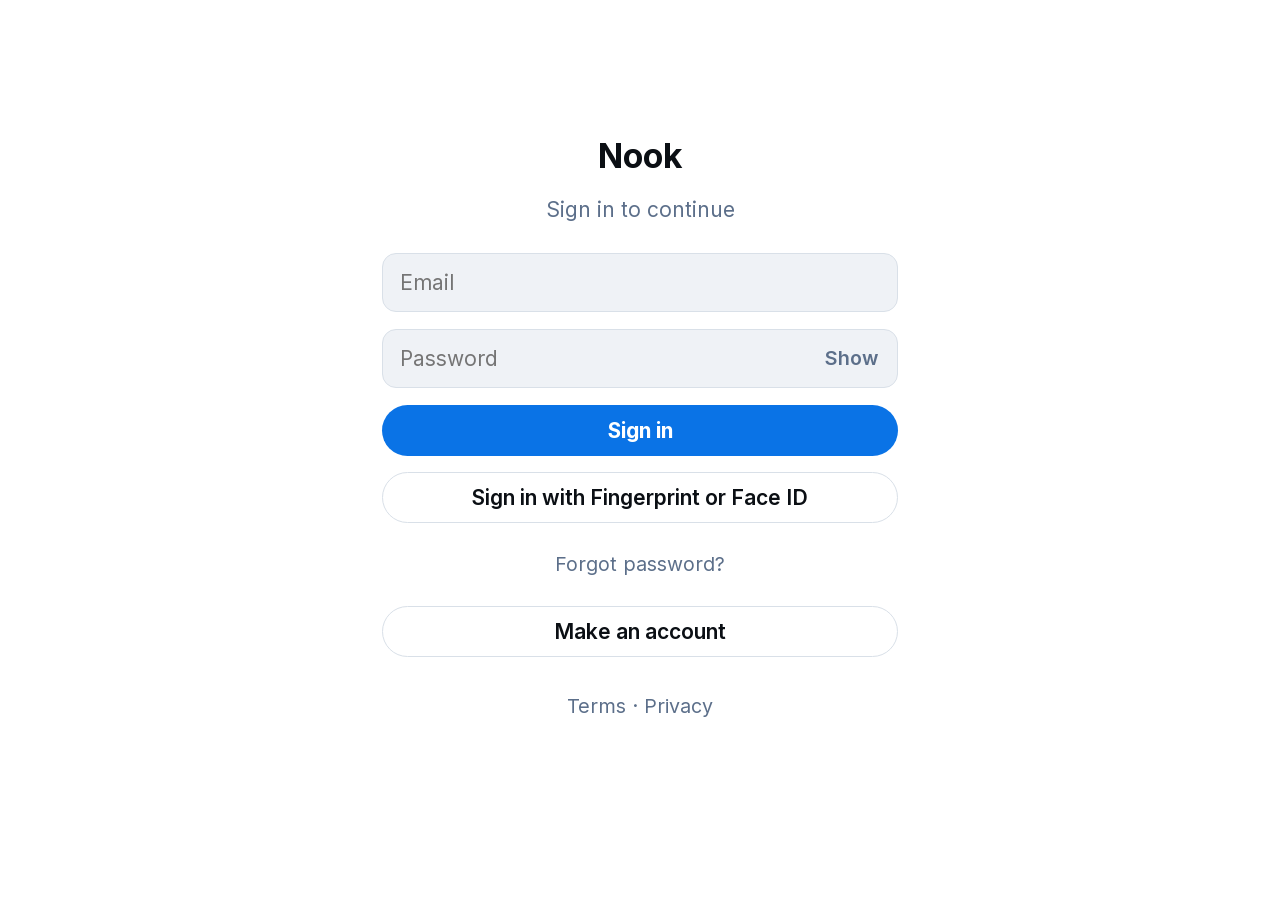
<file: index.html>
<!doctype html><html lang="en"><head><meta charset=utf8><meta http-equiv="Content-Security-Policy" content="default-src 'self'; script-src 'self'; style-src 'self'; font-src 'self'; img-src 'self' data: blob: https:; media-src 'self' data: blob: https://dekvjxjwjknfydswkihy.supabase.co; connect-src 'self' data: blob: https://dekvjxjwjknfydswkihy.supabase.co wss://dekvjxjwjknfydswkihy.supabase.co https://www.youtube.com https://api.pwnedpasswords.com; worker-src 'self'; manifest-src 'self'; frame-src 'none'; object-src 'none'; base-uri 'none'; form-action 'none'"><link rel="manifest" href="manifest.webmanifest"><meta name="theme-color" content="#161e27"><meta name="description" content="Nook is a small social app for adults. Post, follow people and message your friends."><meta property="og:type" content="website"><meta property="og:site_name" content="Nook"><meta property="og:title" content="Nook"><meta property="og:description" content="Post, follow people and message your friends."><meta property="og:url" content="https://nook-web-app.github.io/"><meta property="og:image" content="https://nook-web-app.github.io/og-image.png"><meta property="og:image:width" content="1200"><meta property="og:image:height" content="630"><meta name="twitter:card" content="summary_large_image"><meta name="twitter:title" content="Nook"><meta name="twitter:image" content="https://nook-web-app.github.io/og-image.png"><meta name="mobile-web-app-capable" content="yes"><meta name="apple-mobile-web-app-capable" content="yes"><meta name="apple-mobile-web-app-title" content="Nook"><meta name="apple-mobile-web-app-status-bar-style" content="black"><link rel="icon" href="favicon.ico" sizes="any"><link rel="icon" href="icon-192.png" type="image/png" sizes="192x192"><link rel="apple-touch-icon" href="icon-192.png"><meta name=viewport content="width=device-width,initial-scale=1,viewport-fit=cover,interactive-widget=resizes-content"></head><body>
<meta name="claude:viewport-fit-sides" content="cover">
<title>Nook</title>
<link rel="preload" href="fonts/inter-latin.woff2" as="font" type="font/woff2" crossorigin>
<link rel="preconnect" href="https://dekvjxjwjknfydswkihy.supabase.co" crossorigin>
<!-- guard.js stays a plain script, so a framed page is hidden before anything is built. The parser cannot see the files below it until guard.js has arrived, so they are asked for first and fetched beside it. -->
<link rel="preload" href="style.css" as="style">
<link rel="preload" href="supabase.js" as="script" integrity="sha384-UagCvVPT5XXA0Hx+nJYUAGBFseHT9zBgpJMSebsAxl9lciTwbT+39j5VfRjdP5Tp" crossorigin="anonymous">
<link rel="preload" href="app.js" as="script">
<link rel="preload" href="update.js" as="script">
<script src="guard.js"></script>
<script defer src="supabase.js" integrity="sha384-UagCvVPT5XXA0Hx+nJYUAGBFseHT9zBgpJMSebsAxl9lciTwbT+39j5VfRjdP5Tp" crossorigin="anonymous"></script>
<script defer src="app.js"></script>
<script defer src="update.js"></script>
<link rel="stylesheet" href="style.css">
<header id="top"></header>
<main id="main"></main>
<nav id="nav"></nav>
<aside id="rail" aria-label="Quick panel"></aside>
<div id="fabs"></div>
<div id="layer"></div>
<div id="toast" role="status"></div>
<div id="boot" aria-hidden="true"><img src="icon-192.png" width="72" height="72" alt=""><i></i></div>

</body></html>
</file>
<file: style.css>
img{max-width:100%}[hidden]:not([hidden=until-found i]){display:none!important}
@font-face{font-family:'Inter';font-style:normal;font-weight:400 700;font-display:swap;src:url(fonts/inter-cyrillic-ext.woff2) format('woff2');unicode-range:U+0460-052F, U+1C80-1C8A, U+20B4, U+2DE0-2DFF, U+A640-A69F, U+FE2E-FE2F}
@font-face{font-family:'Inter';font-style:normal;font-weight:400 700;font-display:swap;src:url(fonts/inter-cyrillic.woff2) format('woff2');unicode-range:U+0301, U+0400-045F, U+0490-0491, U+04B0-04B1, U+2116}
@font-face{font-family:'Inter';font-style:normal;font-weight:400 700;font-display:swap;src:url(fonts/inter-greek-ext.woff2) format('woff2');unicode-range:U+1F00-1FFF}
@font-face{font-family:'Inter';font-style:normal;font-weight:400 700;font-display:swap;src:url(fonts/inter-greek.woff2) format('woff2');unicode-range:U+0370-0377, U+037A-037F, U+0384-038A, U+038C, U+038E-03A1, U+03A3-03FF}
@font-face{font-family:'Inter';font-style:normal;font-weight:400 700;font-display:swap;src:url(fonts/inter-vietnamese.woff2) format('woff2');unicode-range:U+0102-0103, U+0110-0111, U+0128-0129, U+0168-0169, U+01A0-01A1, U+01AF-01B0, U+0300-0301, U+0303-0304, U+0308-0309, U+0323, U+0329, U+1EA0-1EF9, U+20AB}
@font-face{font-family:'Inter';font-style:normal;font-weight:400 700;font-display:swap;src:url(fonts/inter-latin-ext.woff2) format('woff2');unicode-range:U+0100-02BA, U+02BD-02C5, U+02C7-02CC, U+02CE-02D7, U+02DD-02FF, U+0304, U+0308, U+0329, U+1D00-1DBF, U+1E00-1E9F, U+1EF2-1EFF, U+2020, U+20A0-20AB, U+20AD-20C4, U+2113, U+2C60-2C7F, U+A720-A7FF}
@font-face{font-family:'Inter';font-style:normal;font-weight:400 700;font-display:swap;src:url(fonts/inter-latin.woff2) format('woff2');unicode-range:U+0000-00FF, U+0131, U+0152-0153, U+02BB-02BC, U+02C6, U+02DA, U+02DC, U+0304, U+0308, U+0329, U+2000-206F, U+20AC, U+2122, U+2191, U+2193, U+2212, U+2215, U+FEFF, U+FFFD}
:root{--fill:#1b75d6;--lnk:#208bfe;--r-xs:4px;--r-s:10px;--r-m:14px;--r-bubble:18px;--r-l:22px;--r-sheet:28px;--r-pill:999px;--fs-xs:12px;--fs-sm:13px;--fs-md:14px;--fs-base:15px;--fs-lg:16px;--fs-xl:17px;--fs-2xl:20px;--fs-3xl:24px;--fs-av:34px;--tap:44px;--btn:36px;--btn-sm:32px;--g:16px;--bg:#161e27;--bg2:#1f2a37;--fg:#f1f3f5;--muted:#8d9bae;--line:#2b3846;--accent:#208bfe;--on:#ffffff;--danger:#f0516f;--good:#2dc653;--like:#ec4899;--scrim:rgba(0,0,0,.55);--b1:#14466f;--b2:#1d6aa8;color-scheme:dark}
@media (prefers-color-scheme: light){:root:not([data-theme="dark"]){--bg:#ffffff;--bg2:#eff2f6;--fg:#0b0f14;--muted:#5c6f8a;--line:#d9e0e8;--accent:#0b78f0;--fill:#0a73e6;--lnk:#0a73e6;--on:#ffffff;--danger:#d4264a;--good:#16a34a;--like:#e11d74;--scrim:rgba(10,15,20,.4);--b1:#9fcbfb;--b2:#5aa6f5;color-scheme:light}}
:root[data-theme="light"]{--bg:#ffffff;--bg2:#eff2f6;--fg:#0b0f14;--muted:#5c6f8a;--line:#d9e0e8;--accent:#0b78f0;--fill:#0a73e6;--lnk:#0a73e6;--on:#ffffff;--danger:#d4264a;--good:#16a34a;--like:#e11d74;--scrim:rgba(10,15,20,.4);--b1:#9fcbfb;--b2:#5aa6f5;color-scheme:light}
*{box-sizing:border-box;-webkit-tap-highlight-color:transparent}
[hidden]{display:none!important}
html{height:100%;margin:0;overflow:hidden;overscroll-behavior:none;background:var(--bg)}
body{position:fixed;inset:0 0 var(--kb,0px) 0;display:flex;flex-direction:column;overflow:hidden;overscroll-behavior:none;max-width:var(--max,600px);margin:0 auto;padding-top:env(safe-area-inset-top,0px);background:var(--bg);color:var(--fg);font:15px/1.4 Inter,system-ui,-apple-system,"Segoe UI",Roboto,sans-serif}
*{scrollbar-width:none}
*::-webkit-scrollbar{display:none;width:0;height:0}
button{font:inherit;color:inherit;cursor:pointer}
body{-webkit-user-select:none;user-select:none;-webkit-touch-callout:none}
input,textarea{-webkit-user-select:text;user-select:text}
input,textarea{font:inherit;color:var(--fg)}
textarea{resize:none}
.bar,.tabs,.post,.mp,.cr,.rb,.pinfo,.lrow,.sec,.mg,.msgs,.cin,.stats,.ptabs,.note,.cfoot,.empty,.rest{padding-left:max(16px,env(safe-area-inset-left,0px));padding-right:max(16px,env(safe-area-inset-right,0px))}
#top{position:relative;flex:none;z-index:5;background:var(--bg);border-bottom:1px solid var(--line)}
#main{overflow-anchor:none;contain:layout paint;position:relative;flex:1;min-width:0;min-height:0;overflow-y:auto;overflow-x:hidden;overscroll-behavior:contain;-webkit-overflow-scrolling:touch}
#rail{display:none}
.bar{display:grid;grid-template-columns:44px 1fr 44px;align-items:center;height:54px}
.bar>.ib:first-child{margin-left:-10px}
.bar>.ib:last-child{margin-right:-10px}
.ttl{font-weight:700;font-size:var(--fs-xl);text-align:center;overflow:hidden;text-overflow:ellipsis;white-space:nowrap}
.ib{position:relative;cursor:pointer;width:44px;height:44px;display:flex;align-items:center;justify-content:center;background:none;border:0;color:var(--muted);border-radius:50%;padding:0}
@media (hover:hover){.ib:hover{color:var(--fg)}}
.tabs{display:flex;overflow-x:auto;scrollbar-width:none}
.tabs::-webkit-scrollbar{display:none}
.tab{flex:1 0 auto;background:none;border:0;padding:0 14px;color:var(--muted);font-weight:600;font-size:var(--fs-base)}
.tab span{display:inline-block;padding:13px 0 11px;border-bottom:3px solid transparent}
.tab.on{color:var(--fg);font-weight:700}
.tab.on span{border-color:var(--accent)}
.cr{display:flex;align-items:center;gap:12px;padding-block:12px;border-bottom:1px solid var(--line)}
.cr .ph{flex:1;color:var(--muted);font-size:var(--fs-lg);background:none;border:0;text-align:left;padding:8px 0}
.cr .ph,.srow .sub{white-space:nowrap;overflow:hidden;text-overflow:ellipsis;min-width:0}
.cr .ib{width:var(--btn);color:var(--muted)}
.av{position:relative;width:40px;height:40px;border-radius:50%;background:var(--accent);color:var(--on);display:flex;align-items:center;justify-content:center;font-weight:700;flex:none;overflow:hidden}
.pic{position:absolute;inset:0;width:100%;height:100%;object-fit:cover;display:block}
.banner .pic{inset:-2px;width:calc(100% + 4px);height:calc(100% + 4px);max-width:none}
.banner:has(> .pic:not(.blur)){background:var(--bg2)}
.avc{display:flex;flex-direction:column;align-items:center}
.post.line{border-bottom:0}
.post.line .avc::after{content:"";flex:1;width:2px;background:var(--line);margin-top:4px;border-radius:2px}
.post{content-visibility:auto;contain-intrinsic-size:auto 120px;display:flex;gap:10px;padding-block:12px 2px;border-bottom:1px solid var(--line);cursor:pointer}
.post.rep{margin-left:calc(var(--d,0)*14px);padding-left:16px}
.pc{flex:1;min-width:0}
.ph2{display:flex;gap:5px;align-items:baseline;min-width:0}
.pn{font-weight:700;white-space:nowrap;overflow:hidden;text-overflow:ellipsis;max-width:50%}
.pu{color:var(--muted);white-space:nowrap;overflow:hidden;text-overflow:ellipsis;min-width:0}
.pt{color:var(--muted);margin-left:auto;flex:none;font-size:var(--fs-md)}
.rt{display:flex;align-items:center;gap:5px;color:var(--muted);font-size:var(--fs-sm);margin-bottom:2px}
.pe{color:var(--muted);font-size:var(--fs-sm)}
.tx{white-space:pre-wrap;overflow-wrap:anywhere;font-size:var(--fs-base);line-height:1.38}
.tx.big{font-size:var(--fs-2xl);line-height:1.35}
.lk,.tag{color:var(--accent);background:none;border:0;padding:0;font:inherit;text-decoration:none;cursor:pointer}
.imgs{display:grid;gap:3px;border-radius:var(--r-m);overflow:hidden;margin-top:8px;border:1px solid var(--line)}
.imgs>*{min-width:0;min-height:0}
.imgs img{width:100%;height:100%;object-fit:cover;display:block;cursor:zoom-in;background:var(--bg2)}
.imgs.many{grid-template-columns:1fr 1fr}
.imgs.many img{height:auto;aspect-ratio:1}
.lbm{display:flex;max-width:100%;max-height:100%}
.av:has(> img.pic){background:none}
.av>img.pic{border-radius:50%}
/* soft look without filter:blur: the picture is laid out at a quarter size and scaled up on the GPU, so the smoothing comes from the upscale and nothing is re-filtered on repaint */
.pic.blur,.banner .pic.blur{inset:0;width:25%;height:25%;transform-origin:0 0;transform:translate(-8%,-8%) scale(4.16);backface-visibility:hidden;image-rendering:auto}
.banner:has(> .pic.blur){background:none;contain:paint}
.imgs.n1 img{height:auto;max-height:min(460px,60vh)}
.imgs.n2{grid-template-columns:1fr 1fr;aspect-ratio:2/1}
.imgs.n3{grid-template-columns:1fr 1fr;grid-template-rows:1fr 1fr;aspect-ratio:1.7/1}
.imgs.n3>:first-child{grid-row:span 2}
.imgs.n4{grid-template-columns:1fr 1fr;grid-template-rows:1fr 1fr;aspect-ratio:1.7/1}
.acts{display:flex;align-items:center;margin:2px 0 0 -8px}
.ab{display:flex;align-items:center;gap:6px;padding:8px;min-height:38px;background:none;border:0;border-radius:var(--r-pill);color:var(--muted);font-size:var(--fs-sm);font-variant-numeric:tabular-nums}
@media (hover:hover){.ab:hover{color:var(--accent)}}
.acts>.ab:nth-child(-n+3){flex:1 1 0;max-width:84px}
.acts>.ab:nth-child(4){margin-left:auto}
.ab.like.on{color:var(--like)}
.ab.rp.on{color:var(--good)}
.ab.bm.on{color:var(--accent)}
.acts.big{margin:4px 0 0;padding-block:4px}
.acts.big>.ab{flex:1 1 0;justify-content:center;max-width:none;margin:0;padding-inline:0}
.mp{padding-block:12px 0}
.mh{display:flex;gap:12px;align-items:center}
.mh .nm{min-width:0}
.mh b{display:block}
.mh span{color:var(--muted)}
.mp .tx{margin-top:12px}
.when{color:var(--muted);font-size:var(--fs-md);margin-top:12px;padding-bottom:12px}
.stats{display:flex;gap:16px;flex-wrap:wrap;padding-block:0 12px;color:var(--muted);font-size:var(--fs-md)}
.stats b{color:var(--fg)}
.rb{height:0;margin-top:6px;border-bottom:1px solid var(--line)}
.empty{text-align:center;color:var(--muted);padding-block:56px;display:flex;flex-direction:column;align-items:center;gap:14px}
.empty svg{opacity:.8}
.empty p{margin:0;max-width:30ch}
.pri{display:inline-flex;align-items:center;justify-content:center;min-height:var(--btn);background:var(--fill,var(--accent));color:var(--on);border:0;border-radius:var(--r-pill);padding:0 18px;font-weight:700}
.pri:disabled{opacity:.45;cursor:default}
.fbtn{display:inline-flex;align-items:center;justify-content:center;min-height:var(--btn);background:var(--fg);color:var(--bg);border:0;border-radius:var(--r-pill);padding:0 18px;font-weight:700}
.fbtn:disabled{opacity:.45;cursor:default}
.fbtn.on{background:none;color:var(--fg);box-shadow:inset 0 0 0 1px var(--line)}
.btns .ghost,.btns .fbtn,.lrow .ghost{min-height:var(--btn-sm);padding:0 14px;font-size:var(--fs-md)}
.ghost{display:inline-flex;align-items:center;justify-content:center;min-height:var(--btn);background:none;border:1px solid var(--line);color:var(--fg);border-radius:var(--r-pill);padding:0 18px;font-weight:600}
.tbtn{background:none;border:0;color:var(--fg);padding:8px 0}
.dng{color:var(--danger)}
.fab{position:fixed;z-index:8;bottom:calc(72px + env(safe-area-inset-bottom,0px));right:calc((100vw - min(100vw,var(--max,600px)))/2 + max(16px,env(safe-area-inset-right,0px)));width:56px;height:56px;border-radius:50%;background:var(--accent);color:var(--on);border:0;display:flex;align-items:center;justify-content:center;box-shadow:0 6px 18px rgba(0,0,0,.35)}
#nav{position:relative;flex:none;z-index:5;background:var(--bg);border-top:1px solid var(--line);display:flex;padding-bottom:env(safe-area-inset-bottom,0px)}
#nav .av{transition:box-shadow .15s}
#nav button.on .av{box-shadow:0 0 0 2px var(--fg)}
#nav button{flex:1;height:54px;background:none;border:0;color:var(--muted);display:flex;align-items:center;justify-content:center}
#nav button.on{color:var(--fg)}
.srch{padding:12px var(--g) 0}
.srch+.hint{margin:0;padding:8px var(--g)}
.fldh{display:flex;flex-direction:column;gap:5px}
.hint{font-size:var(--fs-sm);color:var(--muted);min-height:1.2em}
.hint.warn{color:var(--danger)}
.banner{position:relative;overflow:hidden;aspect-ratio:1000/330;background:linear-gradient(135deg,var(--b1),var(--b2))}
.pinfo{padding-block:0 8px}
.arow{display:flex;align-items:flex-end;justify-content:space-between;gap:8px}
.av.xl{width:88px;height:88px;font-size:var(--fs-av);border:4px solid var(--bg);margin-top:-44px}
.btns{display:flex;gap:8px;padding-top:10px}
.btns .ib{border:1px solid var(--line);width:var(--btn-sm);height:var(--btn-sm);background:var(--bg2)}
.pname{font-size:var(--fs-3xl);font-weight:700;margin:8px 0 0;overflow-wrap:anywhere}
.phand{color:var(--muted);margin:0}
.pstat{display:flex;gap:16px;flex-wrap:wrap;margin:10px 0 0;color:var(--muted)}
.pstat b{color:var(--fg)}
.pbio{margin:10px 0 0;white-space:pre-wrap;overflow-wrap:anywhere}
.ptabs{display:flex;overflow-x:auto;border-bottom:1px solid var(--line);scrollbar-width:none;background:var(--bg)}
.mg{display:grid;grid-template-columns:repeat(3,1fr);gap:3px;padding-block:3px}
.mg button{padding:0;border:0;aspect-ratio:1;background:var(--bg2);overflow:hidden;border-radius:var(--r-xs)}
.mg img{width:100%;height:100%;object-fit:cover;display:block}
.lrow{display:flex;align-items:center;gap:14px;padding-block:14px;border-bottom:1px solid var(--line);cursor:pointer}
.lrow .nm{flex:1;min-width:0}
.lrow b{display:block;overflow:hidden;text-overflow:ellipsis;white-space:nowrap}
.lrow .sub{color:var(--muted);font-size:var(--fs-md);overflow:hidden;text-overflow:ellipsis;white-space:nowrap;display:block}
.lrow .time{color:var(--muted);font-size:var(--fs-sm);align-self:flex-start;padding-top:2px}
.lrow .ghost{flex:none}
.sq{width:44px;height:44px;border-radius:var(--r-s);background:var(--accent);color:var(--on);display:flex;align-items:center;justify-content:center;flex:none}
.sec{padding-block:18px 6px;font-size:var(--fs-sm);font-weight:700;color:var(--muted);text-transform:uppercase;letter-spacing:.06em}
.seg{display:flex;gap:4px;padding:4px;background:var(--bg2);border-radius:var(--r-pill);margin:6px max(16px,env(safe-area-inset-right,0px)) 14px max(16px,env(safe-area-inset-left,0px))}
.seg button{flex:1;padding:9px;border-radius:var(--r-pill);border:0;background:none;color:var(--muted);font-weight:600}
.seg button.on{background:var(--fill,var(--accent));color:var(--on)}
.group{background:var(--bg2);border-radius:var(--r-m);overflow:hidden;margin:0 max(16px,env(safe-area-inset-right,0px)) 8px max(16px,env(safe-area-inset-left,0px))}
.srow{display:flex;align-items:center;gap:14px;width:100%;padding:14px 16px;background:none;border:0;border-bottom:1px solid var(--line);text-align:left;color:var(--fg)}
.srow:last-child{border-bottom:0}
.srow .nm{flex:1;min-width:0}
.srow b{display:block;font-weight:600}
.srow .sub{display:block;color:var(--muted);font-size:var(--fs-sm)}
.srow>svg{color:var(--muted);flex:none}
.srow.dng,.srow.dng>svg{color:var(--danger)}
.rest{display:flex;flex-direction:column;gap:10px;padding-block:6px 10px}
.rest .pri{align-self:flex-end}
.note{color:var(--muted);font-size:var(--fs-md);padding-block:4px 10px}
.in{width:100%;min-height:42px;font-size:var(--fs-base);background:var(--bg2);border:1px solid transparent;border-radius:var(--r-s);padding:10px 12px;margin-top:6px}
.in:focus{outline:2px solid var(--accent);outline-offset:0}
.fld{padding-block:8px}
.fld label{font-size:var(--fs-sm);color:var(--muted);font-weight:600}
.chk{display:flex;align-items:center;gap:10px;padding-block:12px}
.chk input{width:20px;height:20px;accent-color:var(--accent)}
.msgs{display:flex;flex-direction:column;gap:6px;padding-block:14px;flex:1 0 auto;justify-content:flex-end}
.mrow{display:flex;flex-direction:column;align-items:flex-end;gap:0}
.mrow>*+*{margin-top:4px}
.bub .lk{color:#fff;text-decoration:none}
.bub{max-width:82%;background:var(--accent);color:var(--on);padding:9px 14px;border-radius:var(--r-bubble) var(--r-bubble) var(--r-xs) var(--r-bubble);white-space:pre-wrap;overflow-wrap:anywhere;border:0;text-align:left}
.mrow>.mmeta{margin-top:0;display:grid;grid-template-rows:0fr;width:100%}
.mmi{min-height:0;overflow:hidden;color:var(--muted);font-size:var(--fs-xs);text-align:right;opacity:0;transform:translateY(-6px)}
.mmi span{display:block;padding:4px 2px 0}
.mrow.open>.mmeta{grid-template-rows:1fr}
.mrow.open .mmi{opacity:1;transform:none}
.mrow .imgs{margin-top:0;width:min(82%,320px);border:0;border-radius:var(--r-bubble)}
.mrow>*+.lc.chat{margin-top:4px}
.mrow>*+.bub{margin-top:4px}
.who{display:flex;align-items:center;gap:10px;min-width:0;padding-left:4px}
.wn{min-width:0;line-height:1.2}
.wn b{display:block;font-size:var(--fs-lg);overflow:hidden;text-overflow:ellipsis;white-space:nowrap}
.wn span{display:block;color:var(--muted);font-size:var(--fs-sm);overflow:hidden;text-overflow:ellipsis;white-space:nowrap}
.chb{grid-template-columns:44px 1fr 44px}
.lc{display:block;border:1px solid var(--line);border-radius:var(--r-m);overflow:hidden;margin-top:8px;color:var(--fg);text-decoration:none;background:var(--bg2)}
.lci{display:block;width:100%;aspect-ratio:4/3;object-fit:cover;object-position:center;background:var(--bg2)}
.lcb{padding:8px 12px 10px;display:flex;flex-direction:column;gap:2px;background:var(--bg2)}
.lcb b{font-weight:600;overflow:hidden;display:-webkit-box;-webkit-line-clamp:2;-webkit-box-orient:vertical;overflow-wrap:anywhere}
.lcd{color:var(--muted);font-size:var(--fs-sm);overflow:hidden;display:-webkit-box;-webkit-line-clamp:2;-webkit-box-orient:vertical}
.lch{color:var(--muted);font-size:var(--fs-xs);overflow-wrap:anywhere}
.lc.chat{width:min(82%,320px);border:0;border-radius:var(--r-bubble);margin:0}
.lc.chat .lci{aspect-ratio:1}
.lc.chat .lcb{padding:14px 16px}
.lc .skel.lcs{display:block;width:100%;aspect-ratio:auto;height:150px;border-radius:0}
.cap{position:absolute;bottom:calc(18px + env(safe-area-inset-bottom,0px));left:0;right:0;text-align:center;color:#fff;opacity:.8;font-size:var(--fs-sm);pointer-events:none}
.cimgs .skel,.cpend .skel{display:flex;align-items:center;justify-content:center;font-size:var(--fs-xs);font-weight:600;color:var(--muted)}
.cpend{display:flex;gap:8px;overflow-x:auto;padding:10px max(16px,env(safe-area-inset-right,0px)) 0 max(16px,env(safe-area-inset-left,0px));scrollbar-width:none}
.cpend>*{position:relative;width:64px;height:64px;flex:none;aspect-ratio:auto;border-radius:var(--r-s);overflow:hidden;background:var(--bg2)}
.cpend img{width:100%;height:100%;object-fit:cover;display:block}
.cpend button{position:absolute;top:3px;right:3px;width:22px;height:22px;border-radius:50%;border:0;background:rgba(0,0,0,.65);color:#fff;display:flex;align-items:center;justify-content:center;padding:0}
.cin .ib{width:40px;height:42px;flex:none;color:var(--accent)}
.cdock{position:sticky;bottom:0;z-index:5;background:var(--bg);border-top:1px solid var(--line);padding-bottom:calc(10px + env(safe-area-inset-bottom,0px))}
.cin{display:flex;gap:8px;align-items:flex-end;padding-top:10px}
.cin textarea{flex:1;max-height:140px;min-height:42px;resize:none;font-size:var(--fs-lg);line-height:1.35;background:var(--bg2);border:0;border-radius:var(--r-bubble);padding:10px 14px}
.cin textarea:focus,.cin textarea:focus-visible{outline:0;box-shadow:0 0 0 2px var(--accent)}
.cin .pri{width:42px;height:42px;padding:0;display:flex;align-items:center;justify-content:center}
.cdock{position:sticky}
.zenav{background:none}
.zenav svg,.zenav img{width:100%;height:100%;display:block}
.zenav img{object-fit:cover;border-radius:50%}
.btns label.ghost{cursor:pointer}
.zpop{position:absolute;left:16px;bottom:calc(100% + 6px);z-index:6;display:flex;align-items:center;gap:10px;background:var(--bg2);color:var(--fg);border:1px solid var(--line);border-radius:var(--r-m);padding:8px 14px 8px 8px;box-shadow:0 8px 24px rgba(0,0,0,.25);text-align:left;opacity:0;transform:translateY(8px) scale(.96);transform-origin:bottom left;pointer-events:none;transition:opacity .18s ease,transform .24s cubic-bezier(.2,.8,.2,1)}
.zpop.on{opacity:1;transform:none;pointer-events:auto}
.zpop b{display:block;font-size:var(--fs-base);font-weight:700}
.zpop small{display:block;color:var(--muted);font-size:var(--fs-xs)}
.zav{width:34px;height:34px;border-radius:50%;background:linear-gradient(135deg,var(--b1),var(--accent));color:var(--on);display:flex;align-items:center;justify-content:center;font-weight:700;flex:none}
.zin{color:var(--muted);opacity:.7;font-weight:400}
.mrow.zdm .bub{background:var(--bg2);color:var(--fg);border-radius:var(--r-bubble) var(--r-bubble) var(--r-bubble) var(--r-xs);border:1px solid var(--line)}
.zcard{border:1px solid var(--line);background:var(--bg2);border-radius:var(--r-m);padding:12px 14px;max-width:min(320px,82%);cursor:pointer}
.zcard.big{max-width:none;cursor:default}
.zch{display:flex;align-items:center;gap:10px;margin-bottom:8px}
.zch .nm b{display:block}.zch .nm span{color:var(--muted);font-size:var(--fs-xs)}
.zct{overflow-wrap:anywhere}
.zimgs{display:grid;gap:6px;margin-top:8px;position:relative}.zmore{position:absolute;right:8px;bottom:8px;background:rgba(0,0,0,.65);color:#fff;border-radius:var(--r-pill);padding:2px 10px;font-size:var(--fs-sm);font-weight:600}.zimgs img{width:100%;max-height:260px;object-fit:cover;border-radius:var(--r-s);display:block}
.zcd{color:var(--muted);font-size:var(--fs-xs);margin-top:8px}
.mrow.zdm{align-items:flex-start}
.mrow.zdm .mmi{text-align:left}
.mrow.ai{align-items:flex-start}
.mrow.ai .bub{background:var(--bg2);color:var(--fg);border-radius:var(--r-bubble) var(--r-bubble) var(--r-bubble) var(--r-xs);border:1px solid var(--line)}
.mrow.ai .mmi{text-align:left}
.bub.typing{display:flex;gap:5px;align-items:center;padding:12px 16px}
.bub.typing i{width:7px;height:7px;border-radius:50%;background:var(--muted);animation:zdot 1s ease-in-out infinite}
.bub.typing i:nth-child(2){animation-delay:.15s}
.bub.typing i:nth-child(3){animation-delay:.3s}
@media (prefers-reduced-motion:reduce){.bub.typing i{animation:none}}
@keyframes zdot{0%,60%,100%{transform:translateY(0);opacity:.35}30%{transform:translateY(-4px);opacity:1}}
.ov{position:fixed;inset:0 0 var(--kb,0px) 0;z-index:30;max-width:var(--max,600px);margin:0 auto;background:var(--bg);display:flex;flex-direction:column;padding-top:env(safe-area-inset-top,0px)}
.mbar{grid-template-columns:1fr auto 1fr;border-bottom:1px solid var(--line);flex:none}
.mbar>:first-child{justify-self:start}
.mbar>:last-child{justify-self:end}
.mbar .ttl{text-align:center;max-width:62vw;overflow:hidden;text-overflow:ellipsis;white-space:nowrap}
.mact{margin-top:20px}.mact .pri{width:100%}.mact:has(> [hidden]){display:none}
.mbody{flex:1;overflow-y:auto;min-height:0;padding-left:max(16px,env(safe-area-inset-left,0px));padding-right:max(16px,env(safe-area-inset-right,0px));padding-block:12px}
.cfoot{display:flex;align-items:center;gap:4px;padding-block:6px;border-top:1px solid var(--line);flex:none;padding-bottom:calc(6px + env(safe-area-inset-bottom,0px))}
.cfoot .grow{flex:1}
.cfoot .ib{color:var(--accent)}
.cfoot .ib:disabled{opacity:.4}
.rem{font-size:var(--fs-sm);font-variant-numeric:tabular-nums;color:var(--muted)}
.rem.over{color:var(--danger)}
.ring{width:26px;height:26px;display:block}
.crow{display:flex;gap:12px}
.cta{flex:1;min-width:0;background:none;border:0;resize:none;font-size:var(--fs-xl);line-height:1.4;min-height:130px;padding:6px 0;outline:0;color:var(--fg)}
.cimgs{display:grid;grid-template-columns:repeat(4,1fr);gap:8px;padding-top:8px}
.cimgs div{position:relative;aspect-ratio:1;border-radius:var(--r-s);overflow:hidden;background:var(--bg2)}
.cimgs img{width:100%;height:100%;object-fit:cover;display:block}
.cimgs button{position:absolute;top:4px;right:4px;width:26px;height:26px;border-radius:50%;border:0;background:rgba(0,0,0,.65);color:#fff;display:flex;align-items:center;justify-content:center;padding:0}
.quote{border:1px solid var(--line);border-radius:var(--r-m);padding:10px 12px;margin-bottom:12px;color:var(--muted);font-size:var(--fs-md)}
.quote b{color:var(--fg)}
.quote-more{margin-top:4px;color:var(--accent);cursor:pointer}
.ebanner{position:relative;aspect-ratio:1000/330;border-radius:var(--r-m);background:linear-gradient(135deg,var(--b1),var(--b2));overflow:hidden}
.eav{position:relative;margin-top:-44px;margin-left:12px;width:88px}
.eav .av{width:88px;height:88px;font-size:var(--fs-av);border:4px solid var(--bg)}
.pick{position:absolute;right:8px;bottom:8px;width:var(--btn-sm);height:var(--btn-sm);border-radius:50%;border:0;background:rgba(0,0,0,.65);color:#fff;display:flex;align-items:center;justify-content:center;padding:0}
.eav .pick{right:-6px;bottom:2px}
.scrim{position:fixed;inset:0;z-index:60;background:var(--scrim)}
.drawer{position:fixed;top:0;bottom:0;left:0;z-index:61;width:min(86vw,330px);background:var(--bg);border-right:1px solid var(--line);overflow-y:auto;padding-top:calc(20px + env(safe-area-inset-top,0px));padding-bottom:calc(20px + env(safe-area-inset-bottom,0px));padding-left:max(20px,env(safe-area-inset-left,0px));padding-right:20px;display:flex;flex-direction:column}
.drawer .av{width:56px;height:56px;font-size:var(--fs-2xl)}
.drawer h2{font-size:var(--fs-2xl);margin:12px 0 0}
.drawer .hand{color:var(--muted);margin:0}
.drawer .stat{margin:10px 0 18px;color:var(--muted)}
.drawer .stat b{color:var(--fg)}
.dm{display:flex;align-items:center;gap:18px;width:100%;background:none;border:0;padding:13px 0;font-size:var(--fs-2xl);text-align:left;color:var(--fg)}
.dm.on{font-weight:700}
.dfoot{margin-top:auto;padding-top:24px;color:var(--muted);font-size:var(--fs-sm)}
.unotes{list-style:none;margin:6px 0 12px;padding:0 18px;max-height:40vh;overflow-y:auto;text-align:left}.unotes li{font-size:var(--fs-lg);line-height:1.4;padding:6px 0;color:var(--fg)}.ucat{margin:0 0 10px}.uh{font-size:var(--fs-sm);font-weight:700;color:#2f81f7;padding:0 18px 4px;text-transform:uppercase;letter-spacing:.05em}
.sheet{position:fixed;z-index:62;left:0;right:0;bottom:max(8px,env(safe-area-inset-bottom,0px));width:calc(100% - 16px);max-width:584px;margin:0 auto;background:var(--bg);border:1px solid var(--line);border-radius:var(--r-sheet);padding:0 10px 10px;contain:layout style;will-change:transform}
.grab{display:flex;justify-content:center;padding:10px 0 12px;touch-action:none;cursor:grab}
.grab i{width:38px;height:4px;border-radius:var(--r-xs);background:var(--line)}
.st{padding:0 12px 12px;text-align:center;color:var(--muted);font-size:var(--fs-md)}
.sg{overflow:hidden;max-height:52vh;overflow-y:auto}
.si{border-radius:var(--r-m);display:flex;align-items:center;gap:14px;width:100%;padding:12px 14px;background:none;border:0;font-size:var(--fs-lg);font-weight:500;text-align:left;color:var(--fg)}
.si.left{padding:14px 16px}
.si.left.on{background:none}
.si.plain{justify-content:center;padding:15px 14px;font-weight:600}
.sic{width:36px;height:36px;display:flex;align-items:center;justify-content:center;color:var(--accent);flex:none}
.si.danger{color:var(--danger)}
.si.danger .sic{color:var(--danger)}
.si .trail{margin-left:auto;color:var(--muted);display:flex}
.si.on{background:var(--bg2);font-weight:700}
.si .trail.ck{display:none;color:var(--accent)}
.si.on .trail.ck{display:flex}
.sx{border-radius:var(--r-m);display:block;width:100%;padding:15px;border:0;background:none;color:var(--fg);font-weight:700;font-size:var(--fs-lg)}
.sx:active{background:var(--bg2)}
.lb{position:fixed;inset:0;overflow:hidden;z-index:80;background:rgba(0,0,0,.94);display:flex;align-items:center;justify-content:center}
.lb img{max-width:100%;max-height:100%;object-fit:contain}
.lb .ib{position:absolute;color:#fff;background:rgba(255,255,255,.14)}
.lb .x{top:calc(12px + env(safe-area-inset-top,0px));right:12px}
#toast{position:fixed;z-index:90;left:50%;bottom:calc(72px + env(safe-area-inset-bottom,0px));transform:translateX(-50%);display:flex;align-items:center;gap:12px;width:max-content;background:var(--bg2);color:var(--fg);border:1px solid var(--line);padding:9px 14px;border-radius:var(--r-m);font-weight:500;font-size:var(--fs-sm);line-height:1.3;max-width:min(88vw,340px);opacity:0;pointer-events:none;box-shadow:0 4px 16px rgba(0,0,0,.22)}
#toast.show{opacity:1}
.hid{display:none}
#ptr{position:fixed;left:50%;top:0;width:40px;height:40px;margin-left:-20px;border-radius:50%;background:var(--bg2);border:1px solid var(--line);color:var(--accent);display:flex;align-items:center;justify-content:center;z-index:20;opacity:0;pointer-events:none;transform:translateY(-60px);box-shadow:0 4px 14px rgba(0,0,0,.3)}
#ptr.snap{transition:transform .22s cubic-bezier(.2,.8,.2,1),opacity .2s}
#ptr.spin svg{animation:ptrspin .7s linear infinite}
@keyframes ptrspin{to{transform:rotate(360deg)}}
.cta:focus-visible{outline:0}
.vh{position:absolute;inset:0;width:100%;height:100%;opacity:0;cursor:pointer;font-size:0}
.ib.off{opacity:.4;pointer-events:none}
.pick{cursor:pointer}
.skel{aspect-ratio:1;border-radius:var(--r-s);background:var(--bg2)}
.dsp{height:18px}
.cropcv{display:block;margin:0 auto;border-radius:0;touch-action:none;cursor:grab;max-width:100%}
.crop{overflow:hidden}
.zrow{display:flex;gap:12px;align-items:center;margin-top:16px}
.zrow input{flex:1;accent-color:var(--accent)}
.hint{color:var(--muted);font-size:var(--fs-sm);text-align:center;margin:12px 0 0}
.dim{color:var(--muted);font-size:var(--fs-md)}
.out{pointer-events:none}
.tact{background:none;border:0;color:var(--accent);font-weight:700;font-size:var(--fs-sm);margin:0;padding:0;flex:none}
#toast.act{pointer-events:auto}
@keyframes shimmer{from{transform:translateX(-100%)}to{transform:translateX(100%)}}
@media (prefers-reduced-motion: no-preference){
@keyframes fadeIn{from{opacity:0}to{opacity:1}}
@keyframes fadeOut{from{opacity:1}to{opacity:0}}
@keyframes slideR{from{opacity:0;transform:translateX(14px)}to{opacity:1;transform:none}}
@keyframes slideL{from{opacity:0;transform:translateX(-14px)}to{opacity:1;transform:none}}
@keyframes sheetUp{from{transform:translateY(100%)}to{transform:none}}
@keyframes sheetDown{from{transform:none}to{transform:translateY(100%)}}
@keyframes drawerIn{from{transform:translateX(-100%)}to{transform:none}}
@keyframes drawerOut{from{transform:none}to{transform:translateX(-100%)}}
@keyframes zoomIn{from{opacity:0;transform:scale(.94)}to{opacity:1;transform:none}}
@keyframes fresh{from{opacity:0;transform:translateY(-10px)}to{opacity:1;transform:none}}
@keyframes fadeIn{from{opacity:0}to{opacity:1}}
@keyframes bubble{from{opacity:0;transform:translateY(6px)}to{opacity:1;transform:none}}

#main.go-fwd{animation:slideR .18s ease-out}
#main.go-back{animation:slideL .18s ease-out}
#main.go-root{animation:fadeIn .14s ease-out}
.scrim{animation:fadeIn .16s ease-out;will-change:opacity}
.scrim.out{animation:fadeOut .16s ease-in forwards}
.drawer{animation:drawerIn .26s cubic-bezier(.2,.8,.2,1)}
.drawer.out{animation:drawerOut .2s ease-in forwards}
.sheet{animation:sheetUp .22s cubic-bezier(.2,.8,.2,1)}
.sheet.out{animation:sheetDown .16s ease-in forwards}
.ov{animation:sheetUp .28s cubic-bezier(.2,.8,.2,1)}
.ov.out{animation:sheetDown .22s ease-in forwards}
.lb{animation:fadeIn .2s ease-out}
.lb.out{animation:fadeOut .2s forwards}
.lb img{animation:zoomIn .24s cubic-bezier(.2,.8,.2,1)}
.lbt{position:absolute;inset:0;display:flex;will-change:transform}
.lbs{flex:0 0 100%;width:100%;height:100%;display:flex;align-items:center;justify-content:center}
.lb.sw img{animation:none}
.post.fresh{animation:fresh .6s ease-out}
.mrow.new{animation:fadeIn .18s ease-out}
.cimgs div{animation:zoomIn .22s ease-out}
.skel{position:relative;overflow:hidden;contain:paint}
.skel::after{content:"";position:absolute;inset:0;background:linear-gradient(100deg,transparent 30%,var(--line) 50%,transparent 70%);transform:translateX(-100%);animation:shimmer 1.2s linear infinite;pointer-events:none}
#toast{transform:translate(-50%,8px);transition:opacity .18s,transform .18s}
#toast.show{transform:translate(-50%,0)}
.ib,.tab,.pri,.ghost,.fab,#nav button,.si,.dm,.lrow{transition:color .15s,background-color .15s,transform .12s}
.ib:active,.pri:active,.ghost:active,.fab:active,#nav button:active{transform:scale(.92)}
@keyframes tapPop{0%{transform:scale(.95)}60%{transform:scale(1.02)}100%{transform:none}}
.mmeta{transition:grid-template-rows .24s cubic-bezier(.2,.8,.2,1)}
.mmi{transition:opacity .2s ease,transform .24s cubic-bezier(.2,.8,.2,1)}
.mrow.tap .bub,.mrow.tap .imgs,.mrow.tap .lc{animation:tapPop .34s cubic-bezier(.3,1.5,.5,1)}
.mrow:active .bub{transform:scale(.97)}
.bub,.dmm,.lc{transition:transform .12s,opacity .2s}
.lrow,.dm{position:relative;isolation:isolate}
.lrow::before,.dm::before{content:"";position:absolute;inset:3px 6px;border-radius:var(--r-m);z-index:-1;pointer-events:none;transition:background-color .15s}
.si:active{background-color:var(--bg2)}
}
:focus-visible{outline:none}
button:focus-visible,[role=button]:focus-visible,a:focus-visible,input:focus-visible,textarea:focus-visible,.post:focus-visible,.lrow:focus-visible{outline:2px solid var(--accent);outline-offset:2px}







.rprof .banner{border-radius:0}
.rprof .pname{font-size:var(--fs-2xl);margin-top:6px}
.rprof .pinfo{padding-bottom:4px}
.rprof .phand{font-size:var(--fs-md)}

@media (min-width:600px){html{zoom:1.4}}
/* iPads and computers: the phone layout stretched to reach both screen edges */
:root{--max:100vw}
#rail{display:none!important}
.bellb.unread::after{content:"";position:absolute;top:9px;right:9px;width:9px;height:9px;border-radius:50%;background:var(--accent)}
.dotn{min-width:22px;height:22px;padding:0 7px;border-radius:var(--r-pill);background:var(--accent);color:var(--on);font-size:var(--fs-xs);font-weight:600;display:inline-flex;align-items:center;justify-content:center;flex:none}
.nbadge{min-width:20px;height:20px;padding:0 6px;border-radius:var(--r-pill);background:var(--accent);color:var(--on);font-size:var(--fs-xs);font-weight:600;display:inline-flex;align-items:center;justify-content:center;flex:none}
#nav button{position:relative}
.nbadge.nav{position:absolute;top:4px;right:calc(50% - 26px)}
.pstat .lk{cursor:pointer;color:inherit}
.pstat .lk:active{opacity:.6}
.dmm{display:block;width:min(72vw,360px);max-width:100%;height:auto;max-height:56vh;object-fit:contain;border-radius:var(--r-m);margin-top:4px;cursor:pointer;background:var(--bg2)}
.dmm[style*="--ar"]{width:min(72vw,360px,calc(56vh * var(--ar)));aspect-ratio:var(--ar)}
.lrow .sub.tp{color:var(--fg)}
@keyframes slideIn{from{opacity:0;transform:translateX(-14px)}to{opacity:1;transform:none}}
.mrow.them.new{animation:fadeIn .18s ease-out}
.mrow:not(.zdm):not(.ai).tmpm .bub,.mrow:not(.zdm):not(.ai).tmpm .dmm,.mrow:not(.zdm):not(.ai).tmpm .lc{opacity:.7}
@media (prefers-reduced-motion: no-preference){
@keyframes sendWait{0%,100%{opacity:.62}50%{opacity:.9}}
@keyframes landPop{0%{transform:scale(.96)}55%{transform:scale(1.035)}100%{transform:none}}
@keyframes sendPop{from{opacity:0;transform:scale(.94)}to{opacity:1;transform:none}}
.mrow:not(.them):not(.ai).new{animation:sendPop .2s ease-out;transform-origin:100% 100%}
}
.mrow .bub,.mrow .dmm,.mrow .lc{transition:opacity .3s,transform .12s}
.mrow.them{align-items:flex-start}
.mrow.them .bub{background:var(--bg2);color:var(--fg);border-radius:var(--r-bubble) var(--r-bubble) var(--r-bubble) var(--r-xs);border:1px solid var(--line)}
.mrow.them .mmi{text-align:left}
.dmw{display:block;max-width:100%}
.dmgone{padding:14px 16px;border-radius:var(--r-m);background:var(--bg2);color:var(--muted);font-size:var(--fs-md);margin-top:4px;border:1px solid var(--line)}
.lockn{text-align:center;color:var(--muted);font-size:var(--fs-sm);padding:8px 16px 0}
.cdock.locked .cin{opacity:.4;pointer-events:none}
.cdock.locked textarea{background:var(--line)}
.trow{display:grid;grid-template-rows:0fr;opacity:0;pointer-events:none;transition:grid-template-rows .3s cubic-bezier(.2,.8,.2,1),opacity .25s ease}
.trow.snap,.trow.snap>.tin{transition:none}
.trow.show{grid-template-rows:1fr;opacity:1}
.trow>.tin{min-height:0;overflow:hidden;transform:translateY(-6px);transition:transform .3s cubic-bezier(.2,.8,.2,1)}
.trow.show>.tin{transform:none}
.lb .d{top:calc(12px + env(safe-area-inset-top,0px));left:12px}
.lb~.scrim{z-index:84}
.lb~.sheet{z-index:85}
.swipe{position:relative;overflow:hidden;background:var(--bg)}
.swipe .sbg{position:absolute;inset:0;display:flex;align-items:center;justify-content:flex-end;padding-right:22px;background:var(--danger);color:#fff}
.swipe .lrow::before{inset:0;border-radius:0}
.swipe .lrow{position:relative;background:var(--bg);touch-action:pan-y}

.swipe .lrow.drag{transition:none}
.dim-note{color:var(--muted);font-size:var(--fs-sm);margin:6px 0 0}
#top:empty{border-bottom:0}
.sbtn{text-align:center;text-decoration:none}
.sbtn.big{display:flex;width:100%;min-height:var(--btn);margin:8px 0;font-size:var(--fs-md)}
.ctr{text-align:center}
.repc{padding:14px max(16px,env(safe-area-inset-left,0px));border-bottom:1px solid var(--line);display:flex;flex-direction:column;gap:8px}
.reph{display:flex;justify-content:space-between;gap:8px}
.repc .sub{color:var(--muted);font-size:var(--fs-md)}
.repc .btns{display:flex;gap:10px}
.repc .ghost.dng{color:var(--danger)}
.sheet.warn{display:flex;flex-direction:column;gap:10px;padding:0 18px 18px;text-align:center}
.warnt{font-size:var(--fs-2xl);font-weight:700}
.sheet.warn p{margin:0;color:var(--muted);font-size:var(--fs-md);line-height:1.5}
.sheet.warn .pri{width:100%;margin-top:6px}
.sheet.warn .ghost{width:100%}
.sheet.warn .ghost:disabled{opacity:.45;cursor:default}
.sheet.warn .xmail{align-self:center;max-width:100%;background:var(--bg2);border:1px solid var(--line);border-radius:var(--r-m);padding:10px 16px;font-weight:700;word-break:break-all}
.legal{padding:8px max(16px,env(safe-area-inset-left,0px)) 48px}
.legal h2{font-size:var(--fs-xl);margin:22px 0 6px}
.legal p{font-size:var(--fs-base);line-height:1.55;margin:6px 0}
.legal ul{margin:6px 0;padding-left:20px}
.legal li{font-size:var(--fs-base);line-height:1.55;margin:6px 0}
.legal .upd{color:var(--muted);font-size:var(--fs-sm)}
.agree{display:flex;gap:10px;align-items:flex-start;font-size:var(--fs-md);color:var(--muted);text-align:left}
.agree input{-webkit-appearance:none;appearance:none;margin:2px 0 0;flex:none;width:20px;height:20px;border-radius:6px;border:1.5px solid var(--muted);background:var(--bg2);display:grid;place-items:center;cursor:pointer;transition:background-color .15s,border-color .15s}
.agree input:checked{background:var(--fill,var(--accent));border-color:var(--fill,var(--accent))}
.agree input:checked::after{content:"";width:10px;height:5px;border-left:2.2px solid #fff;border-bottom:2.2px solid #fff;transform:rotate(-45deg) translate(1px,-1px)}
.agree input:focus-visible{outline:2px solid var(--accent);outline-offset:2px}
.fldh .hint:empty{display:none}
.agree a{color:var(--lnk,var(--accent));text-decoration:none;font-weight:600;cursor:pointer}
.mask{-webkit-text-security:disc;text-security:disc;resize:none;overflow:hidden;white-space:nowrap;height:42px;display:block;font-family:inherit}
.fold .kids{display:none;background:var(--bg2)}
.fold.open .kids{display:block}
.fold .kids .lrow{padding-left:36px}
.chev{flex:none;display:inline-flex;color:var(--muted);align-self:center;transform:rotate(180deg);transition:transform .15s}
.fold.open .chev{transform:rotate(-90deg)}
.keybox{display:block;width:100%;background:var(--bg2);border:1px solid var(--line);border-radius:var(--r-s);padding:12px;color:var(--fg);font:600 var(--fs-sm)/1.4 ui-monospace,Menlo,monospace;letter-spacing:.08em;word-break:break-all;text-align:center}
.auth{display:flex;flex-direction:column;gap:12px;width:100%;max-width:400px;margin:0 auto;padding:max(10vh,32px) 16px 24px}
.auth .logo{width:64px;height:64px;border-radius:var(--r-l);align-self:center}
.auth h1{margin:4px 0 0;font-size:var(--fs-3xl);font-weight:700;text-align:center}
.auth .sub{margin:0 0 8px;color:var(--muted);text-align:center}
.auth .in{margin:0;border:1px solid var(--line)}
.auth .pri{width:100%}
.auth .tbtn{align-self:center;color:var(--muted);font-size:var(--fs-md)}
.auth .note{text-align:center;padding:0}
.auth .note:empty{display:none}

/* static start screen: shown from the first paint until the app puts anything in the page; the app removes it a few seconds in at the latest */
#boot{position:fixed;inset:0;z-index:1;display:flex;flex-direction:column;align-items:center;justify-content:center;gap:22px;background:var(--bg);pointer-events:none}
#boot img{border-radius:18px}
#boot i{width:22px;height:22px;border-radius:50%;border:2px solid var(--line);border-top-color:var(--muted);animation:ptrspin .8s linear infinite}
#main:not(:empty)~#boot,#top:not(:empty)~#boot{display:none}
/* a picture that is still in the store: the box is held at a size so nothing jumps when it is filled in */
img.lz{aspect-ratio:var(--ar,4/3);background:var(--bg2)}
/* same limits as the picture that replaces it, so the box does not change size when it arrives */
.imgs.n1 img.lz{height:auto;max-height:min(460px,60vh)}
.zimgs img.lz{max-height:260px}

html.shield-on::after{content:"";position:fixed;inset:0;background:var(--bg);z-index:2147483647}
@media print{html.shield-on body{display:none!important}}
.dmw.wait{position:relative;overflow:hidden;border-radius:var(--r-m);margin-top:4px;background:var(--bg2);width:min(72vw,360px);min-height:140px}
.dmw.wait[style*="--ar"]{width:min(72vw,360px,calc(56vh * var(--ar)));aspect-ratio:var(--ar);min-height:0}
.dmw.wait .dmm{position:absolute;inset:0;width:100%;height:100%;margin:0;opacity:0;border:0;outline:0}
.dmw.wait::after{content:"";position:absolute;inset:0;background:linear-gradient(100deg,transparent 30%,var(--line) 50%,transparent 70%);transform:translateX(-100%);animation:shimmer 1.2s linear infinite;pointer-events:none}
.skelrow{pointer-events:none}
.skelrow .sk{background:var(--bg2);border-radius:var(--r-s)}
.skelrow .av48{width:48px;height:48px;border-radius:50%;flex:none}
.skelrow .nm{display:flex;flex-direction:column;gap:8px}
.skelrow .l1{height:14px;width:45%}
.skelrow .l2{height:12px;width:75%}
#offline{position:fixed;inset:0;z-index:95;display:flex;align-items:center;justify-content:center;padding:24px;background:var(--bg);padding-top:max(24px,env(safe-area-inset-top,0px));padding-bottom:max(24px,env(safe-area-inset-bottom,0px))}
#offline .empty{padding-block:0}
</file>
